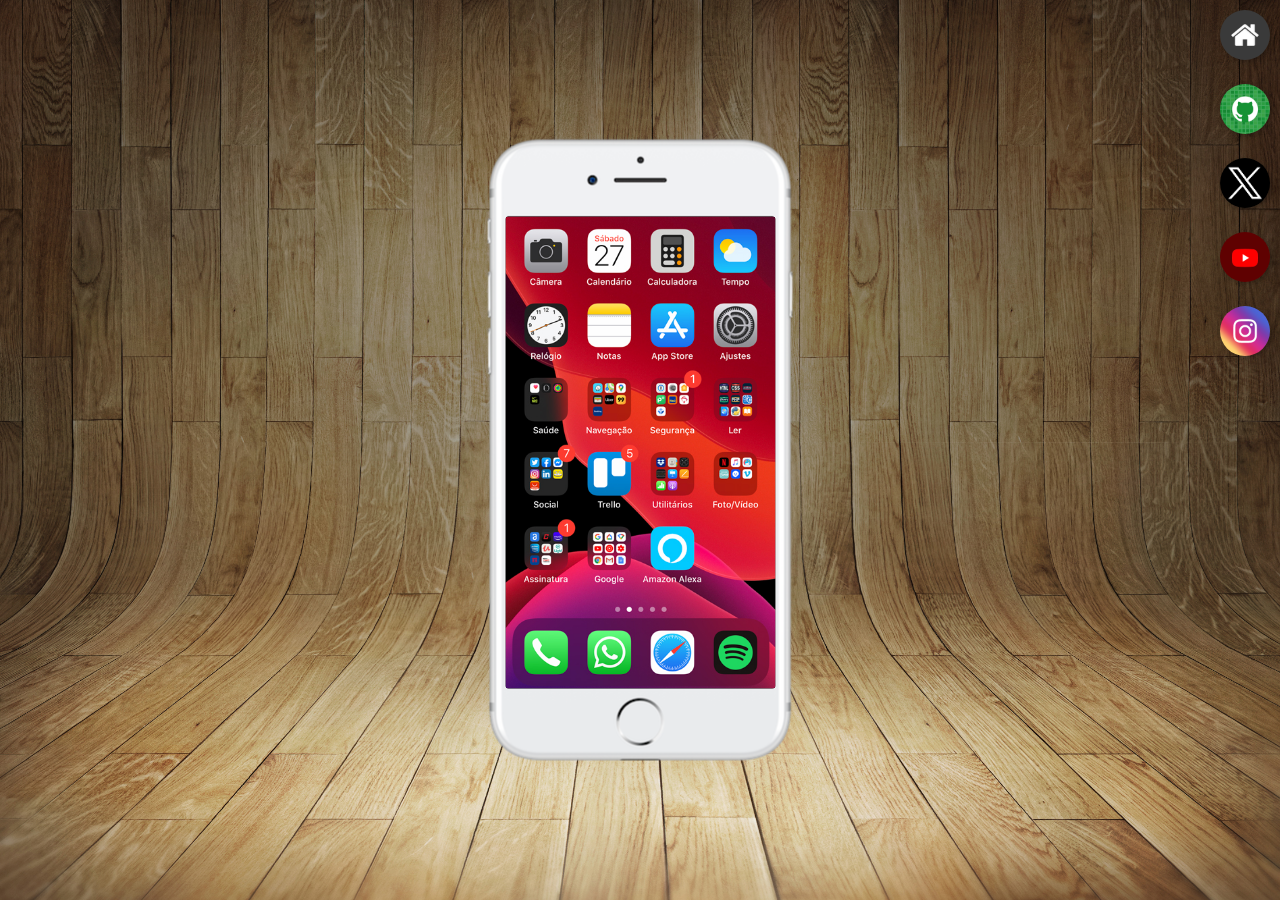
<file: index.html>
<!doctype html>
<html lang="pt-br">
  <head>
    <meta charset="UTF-8" />
    <meta name="viewport" content="width=device-width, initial-scale=1.0" />
    <title>Redes Sociais</title>
    <link rel="shortcut icon" href="favicon.ico" type="image/x-icon" />
    <link rel="stylesheet" href="estilos/style.css" />
  </head>
  <body>
    <main>
      <section id="telefone">
        <iframe src="home.html" frameborder="0" id="tela" name="tela"></iframe>
      </section>

      <section id="redes-sociais">
        <a href="home.html" target="tela"
          ><img src="imagens/logo-home.jpg" alt="Github"
        /></a>
        <br />
        <a href="github.html" target="tela"
          ><img src="imagens/logo-github.jpg" alt="Github"
        /></a>
        <br />
        <a href="x.html" target="tela"
          ><img src="imagens/twitter-x-logo.png" alt="x"
        /></a>
        <br />
        <a href="youtube.html" target="tela"
          ><img src="imagens/logo-youtube.jpg" alt="Youtube"
        /></a>
        <br />
        <a href="instagram.html" target="tela"
          ><img src="imagens/logo-instagram.jpg" alt="Instagram"
        /></a>
        <br />
      </section>
    </main>
  </body>
</html>
</file>
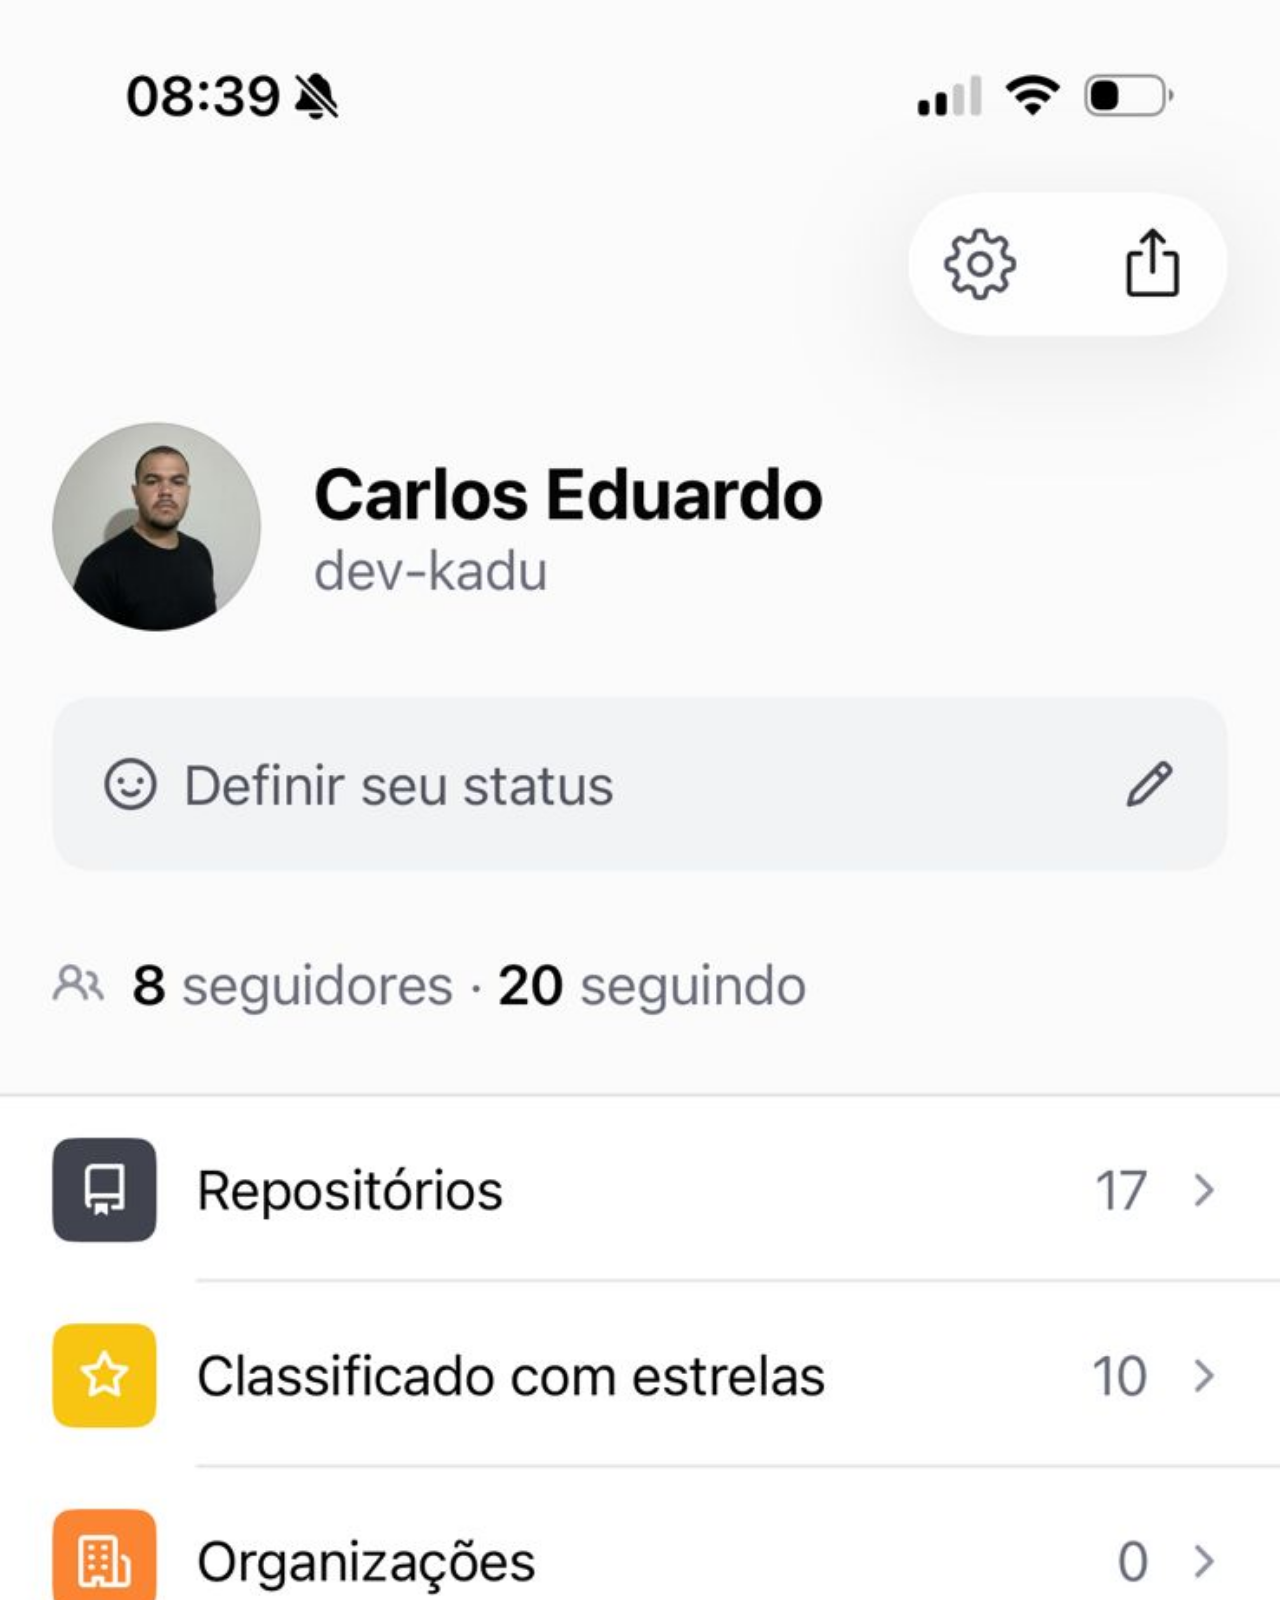
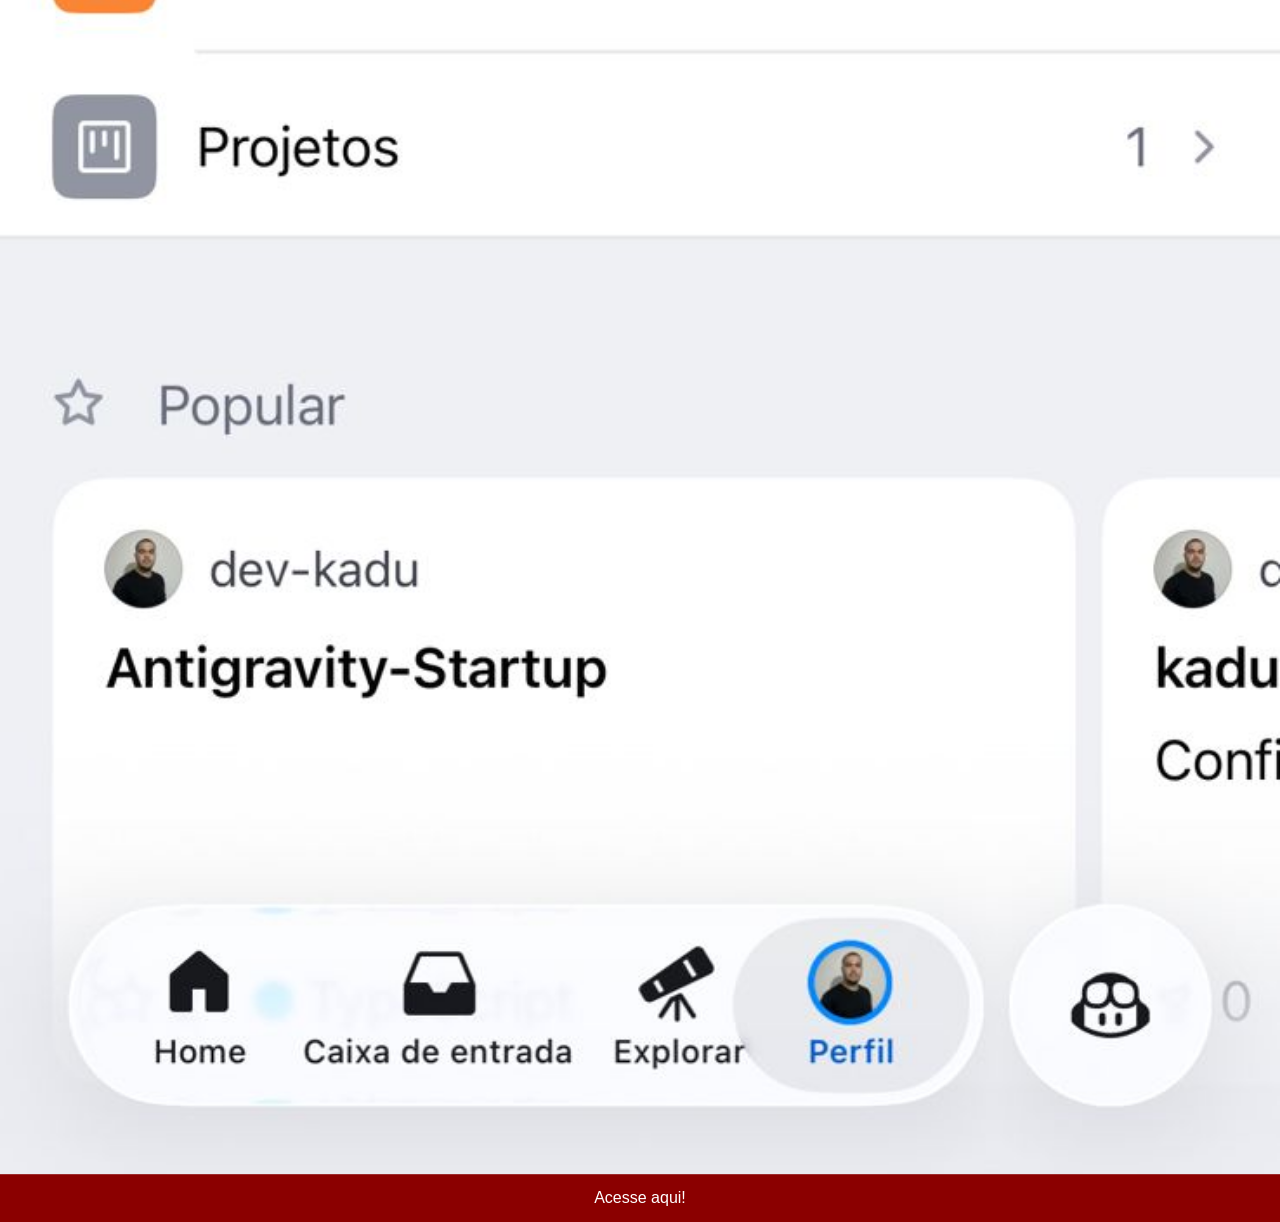
<file: github.html>
<!doctype html>
<html lang="ptbr">
  <head>
    <meta charset="UTF-8" />
    <meta name="viewport" content="width=device-width, initial-scale=1.0" />
    <link rel="stylesheet" href="estilos/social.css" />
    <title>Github</title>
  </head>
  <body>
    <img src="imagens/github-kadu.jpeg" alt="Github" />
    <a href="https://github.com/dev-kadu" target="_blank">Acesse aqui!</a>
  </body>
</html>
</file>
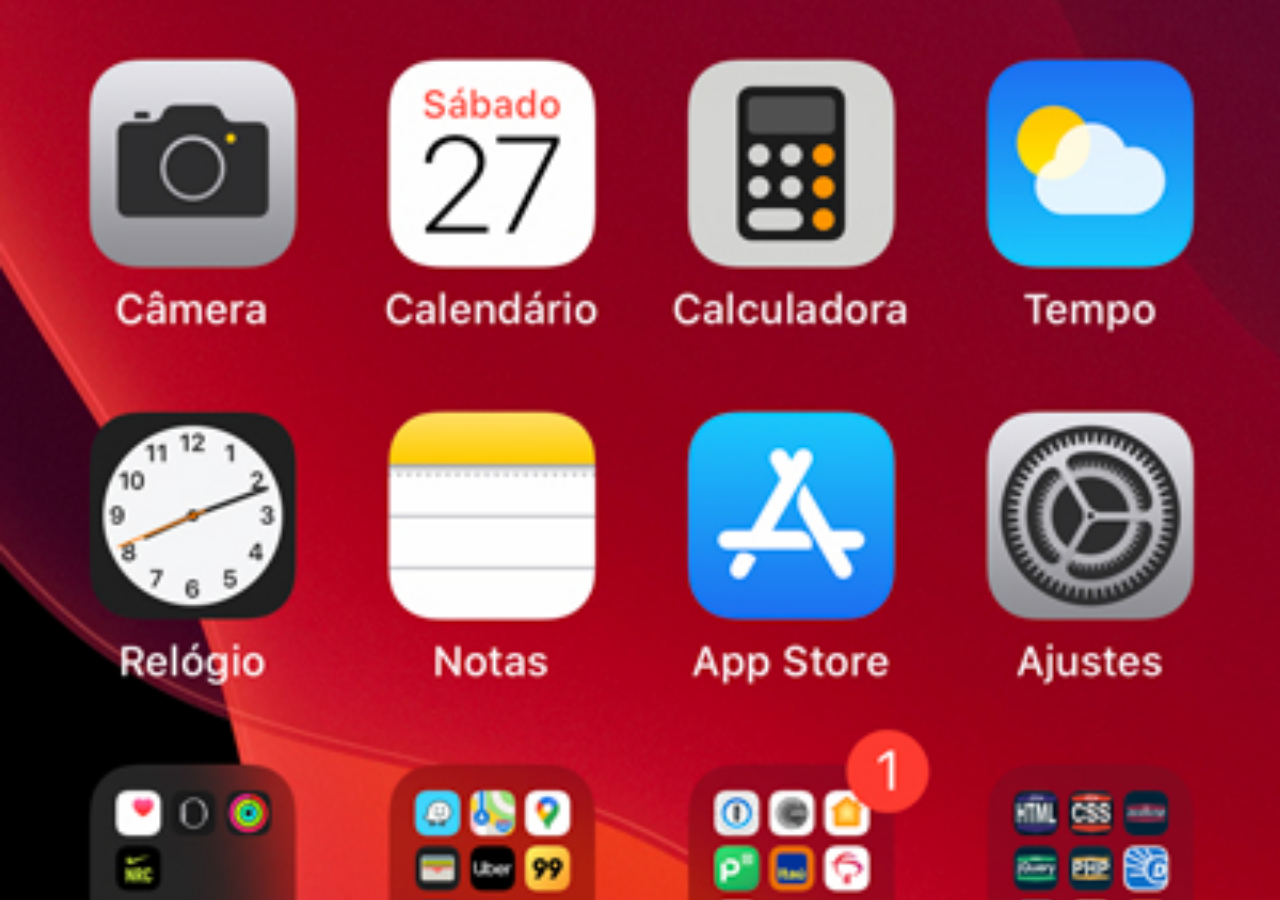
<file: home.html>
<!DOCTYPE html>
<html lang="pt-br">
<head>
    <meta charset="UTF-8">
    <meta name="viewport" content="width=device-width, initial-scale=1.0">
    <title>Home</title>
</head>
<style>
    * {
        margin: 0px;
        padding: 0px;
    }

    body {
        width: 100vw;
        height: 100vh;
        background: black url(imagens/tela-home.jpg) no-repeat top center;
        background-size: cover;
    }
</style>
<body>
    
</body>
</html>
</file>
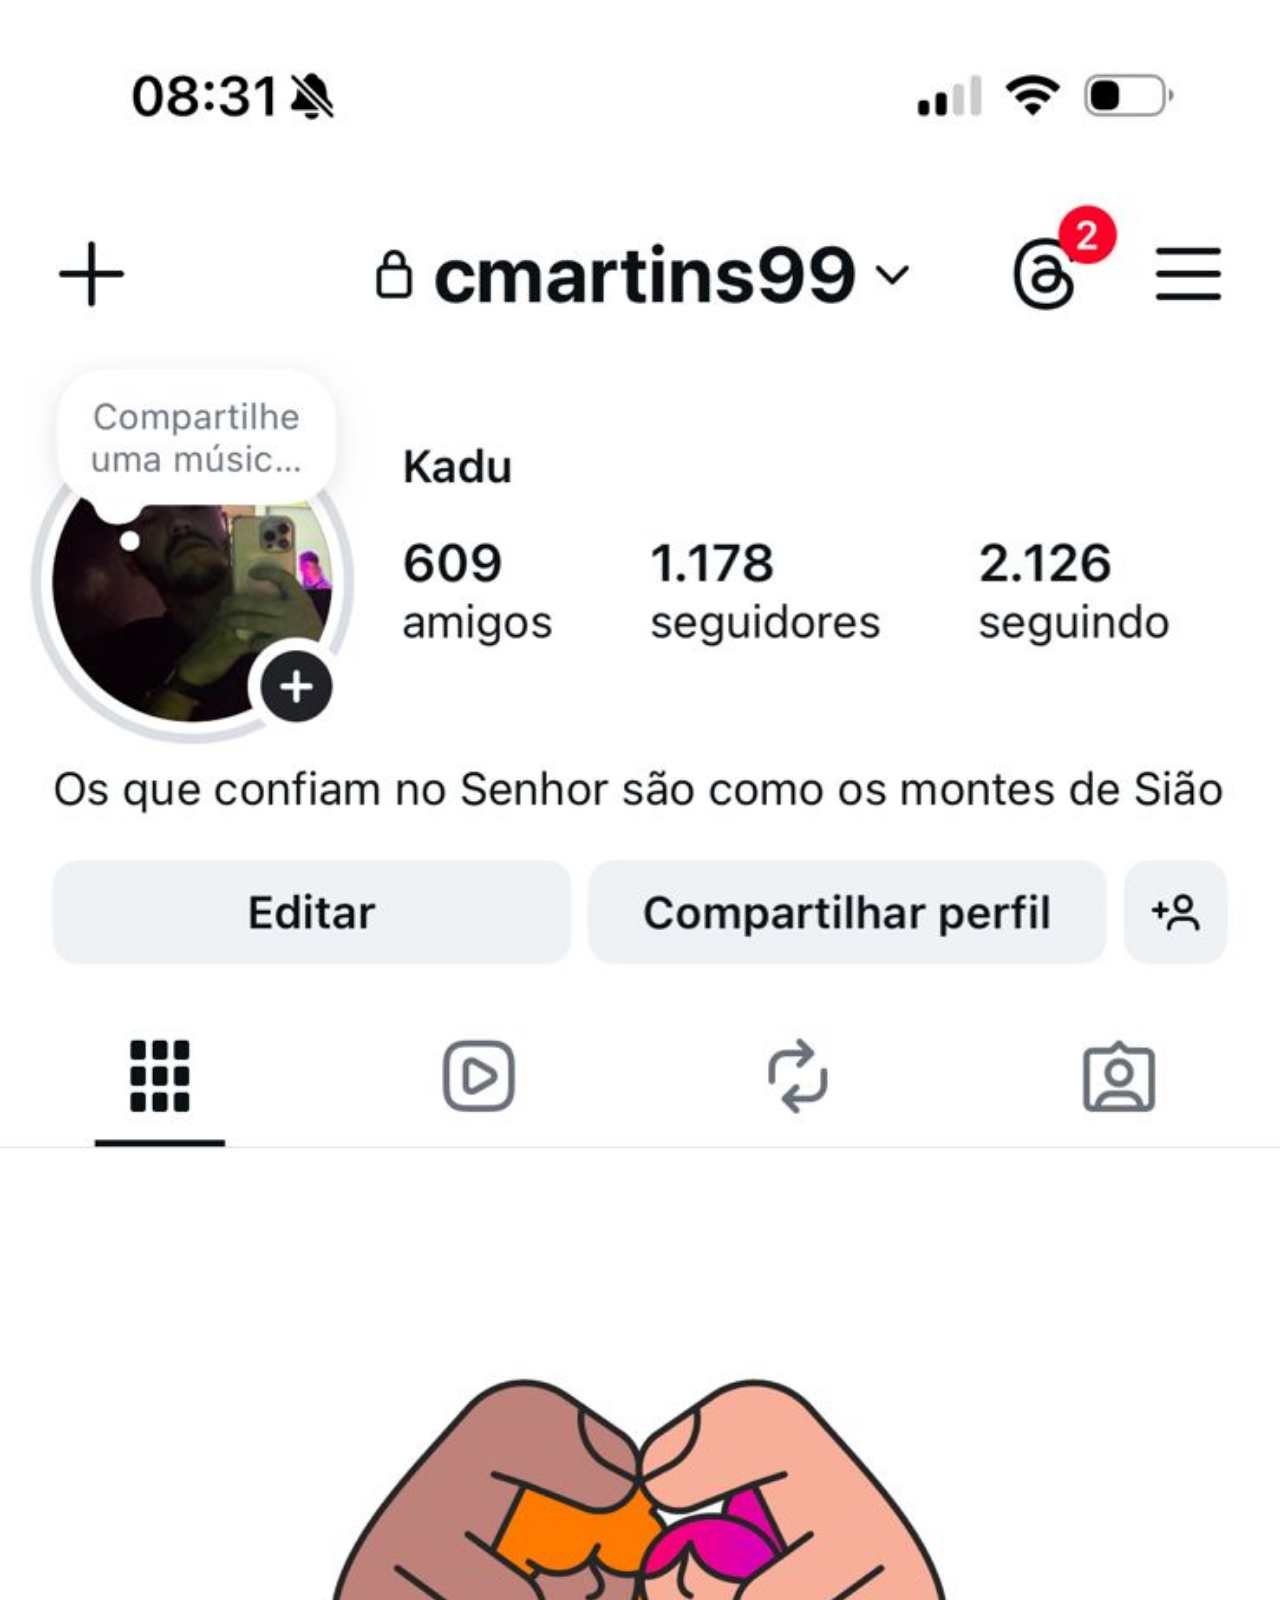
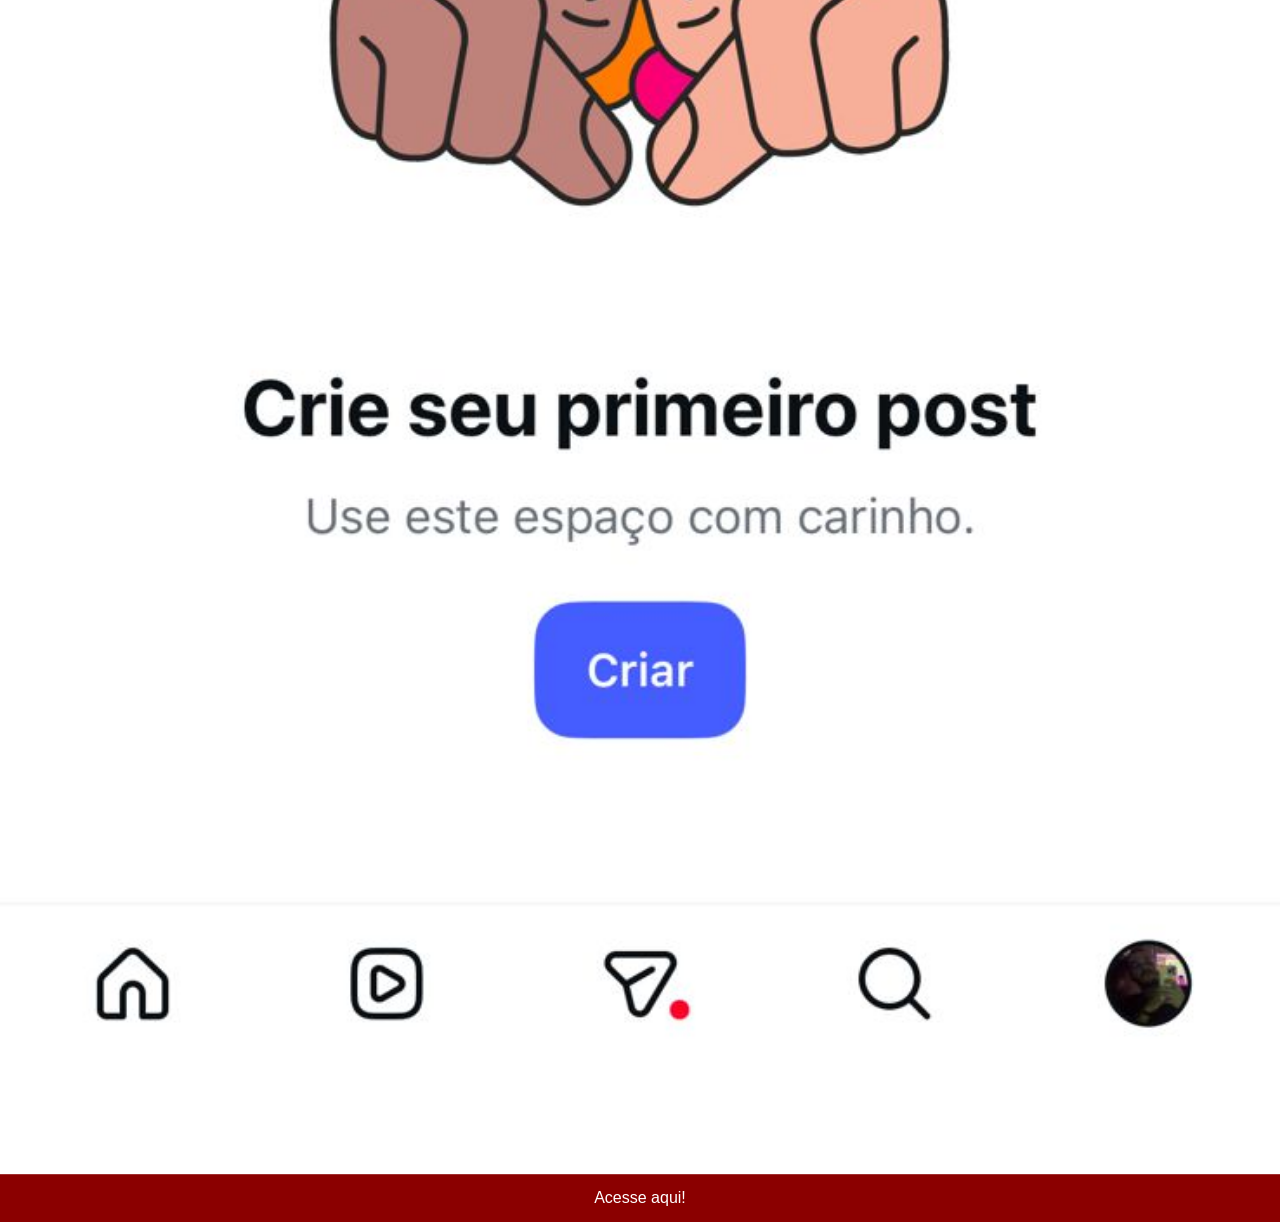
<file: instagram.html>
<!doctype html>
<html lang="ptbr">
  <head>
    <meta charset="UTF-8" />
    <meta name="viewport" content="width=device-width, initial-scale=1.0" />
    <link rel="stylesheet" href="estilos/social.css" />
    <title>Instagram</title>
  </head>
  <body>
    <img src="imagens/tela-insta-kadu.jpeg" alt="instagram" />
    <a
      href="https://www.instagram.com/cmartins99?igsh=MXJwMXM4NXd5c3h4aQ%3D%3D&utm_source=qr"
      target="_blank"
      >Acesse aqui!</a
    >
  </body>
</html>
</file>
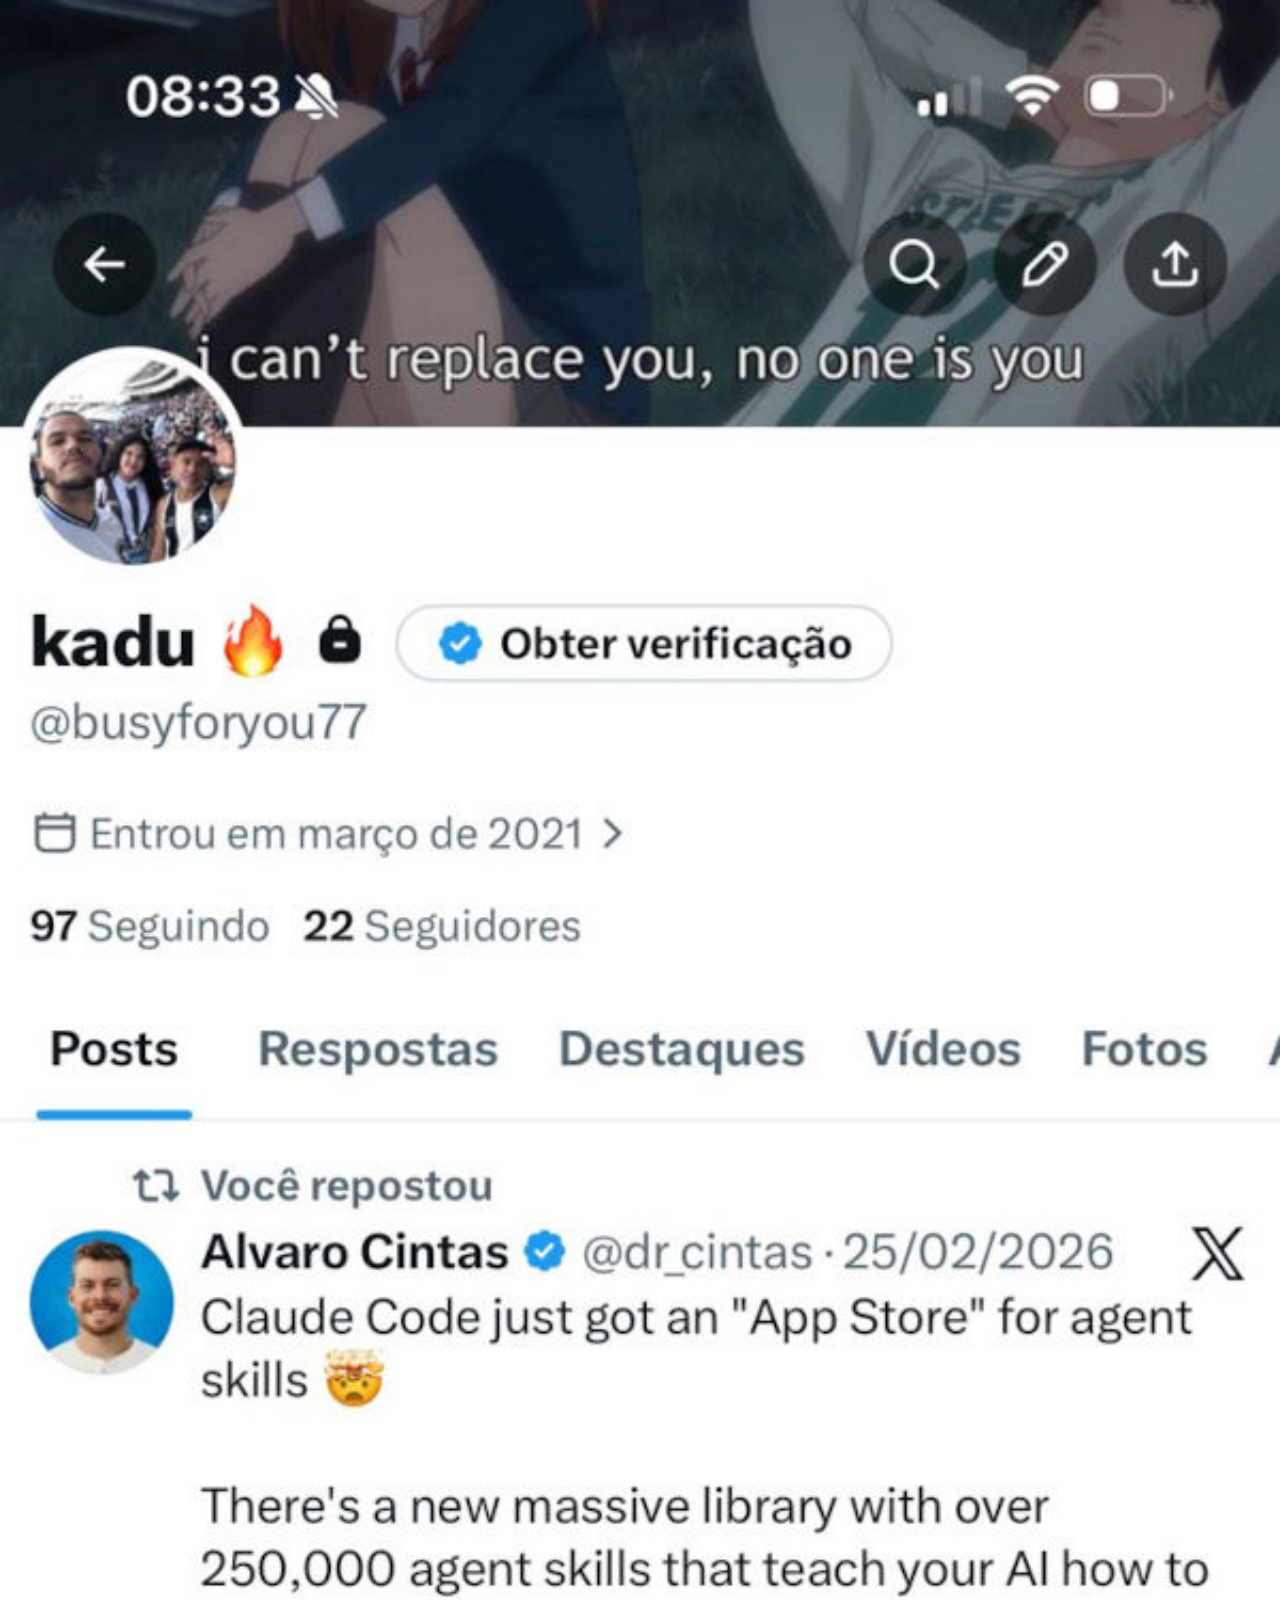
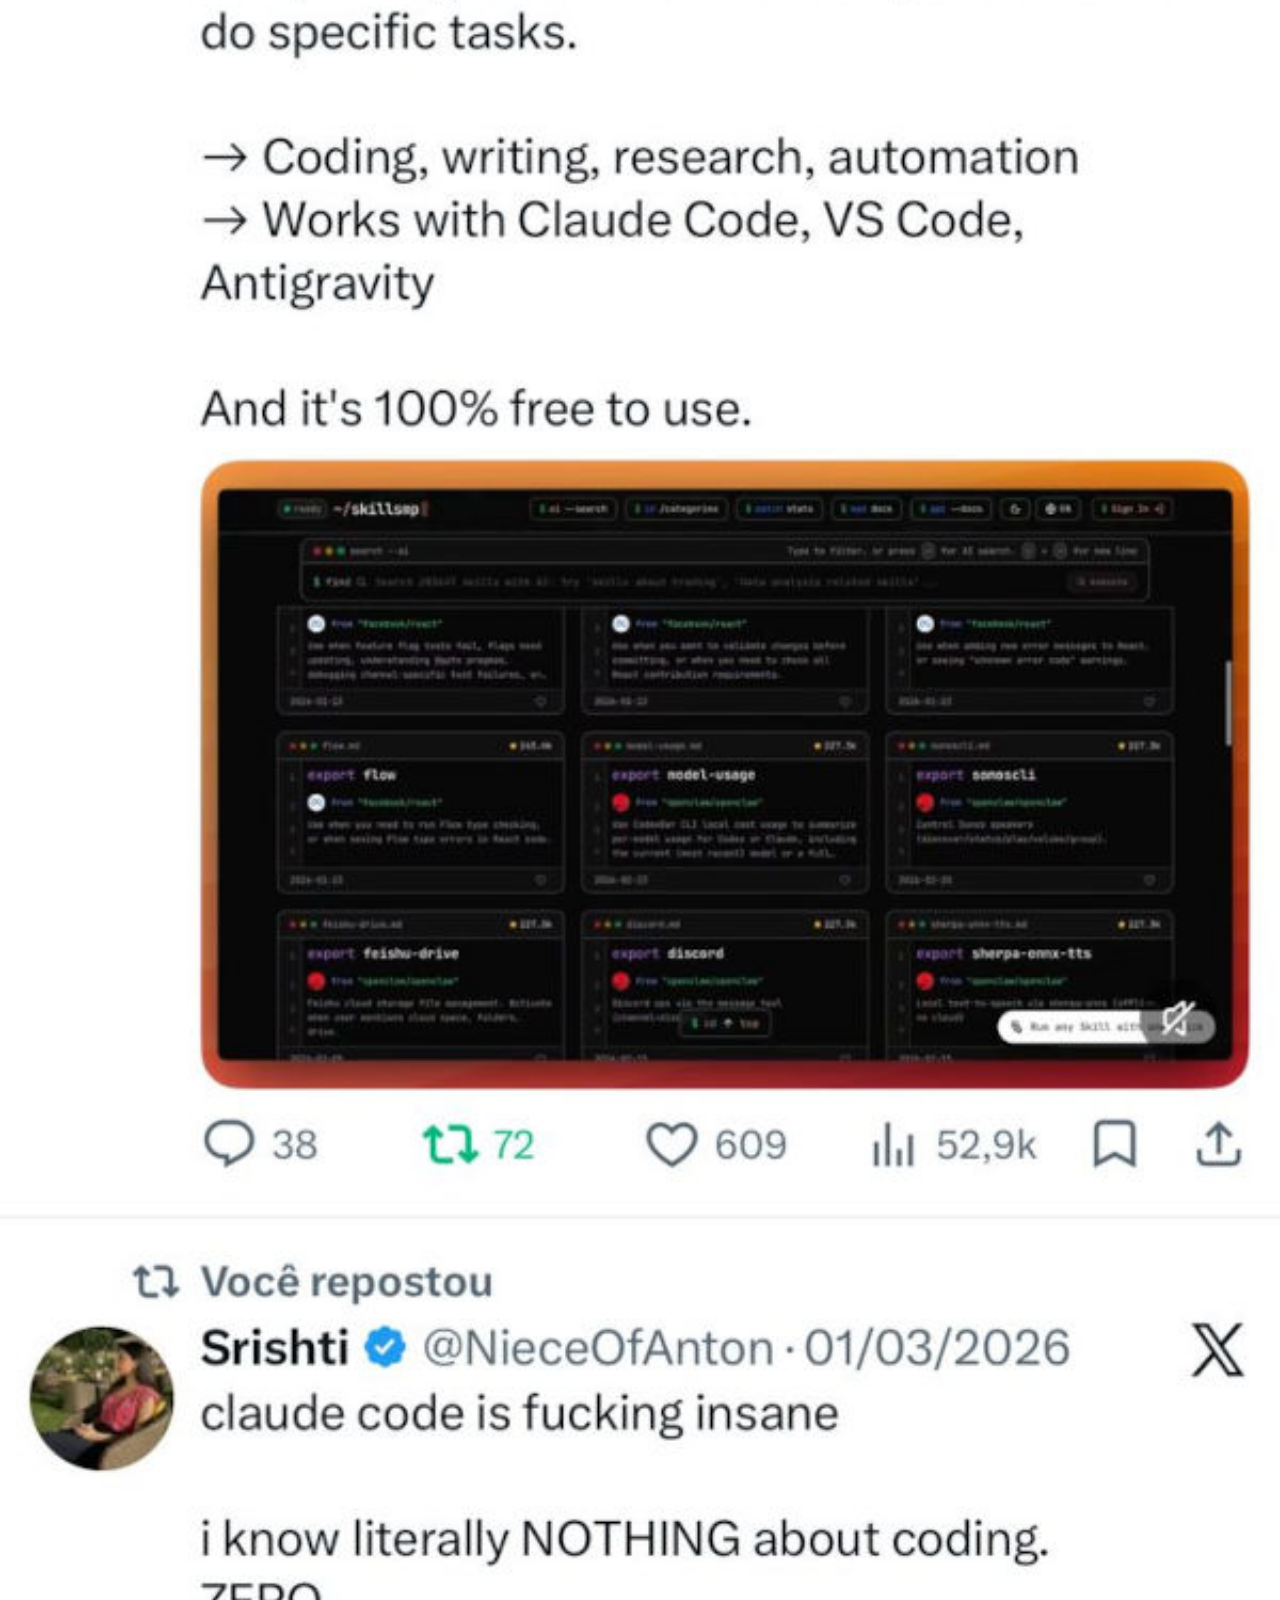
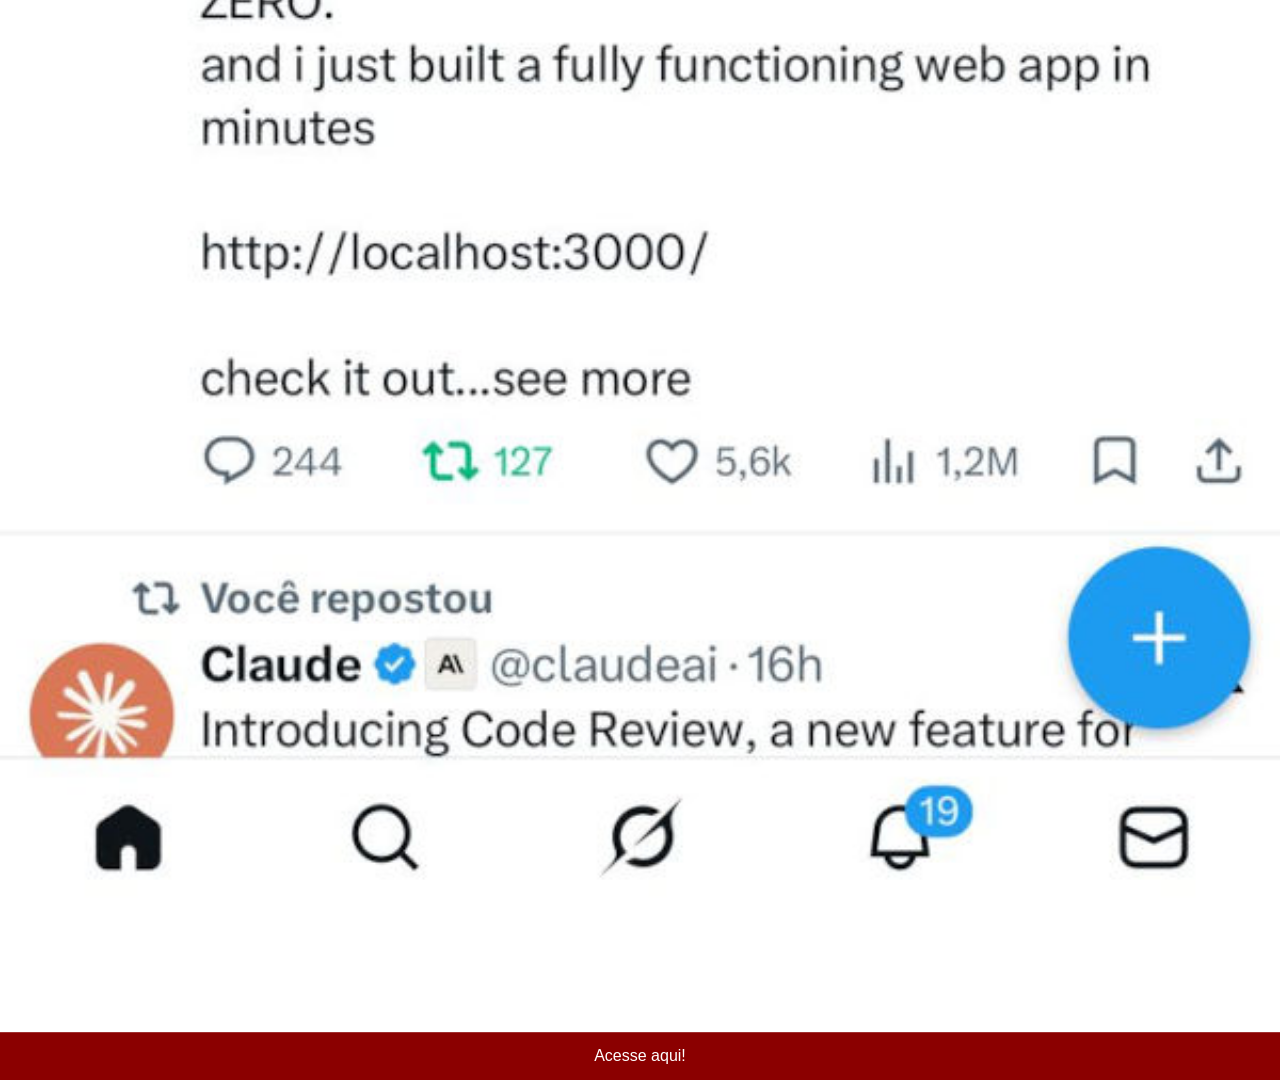
<file: x.html>
<!doctype html>
<html lang="ptbr">
  <head>
    <meta charset="UTF-8" />
    <meta name="viewport" content="width=device-width, initial-scale=1.0" />
    <link rel="stylesheet" href="estilos/social.css" />
    <title>X</title>
  </head>
  <body>
    <img src="imagens/telax.jpeg" alt="X" />
    <a href="https://x.com/busyforyou77?s=21" target="_blank">Acesse aqui!</a>
  </body>
</html>
</file>
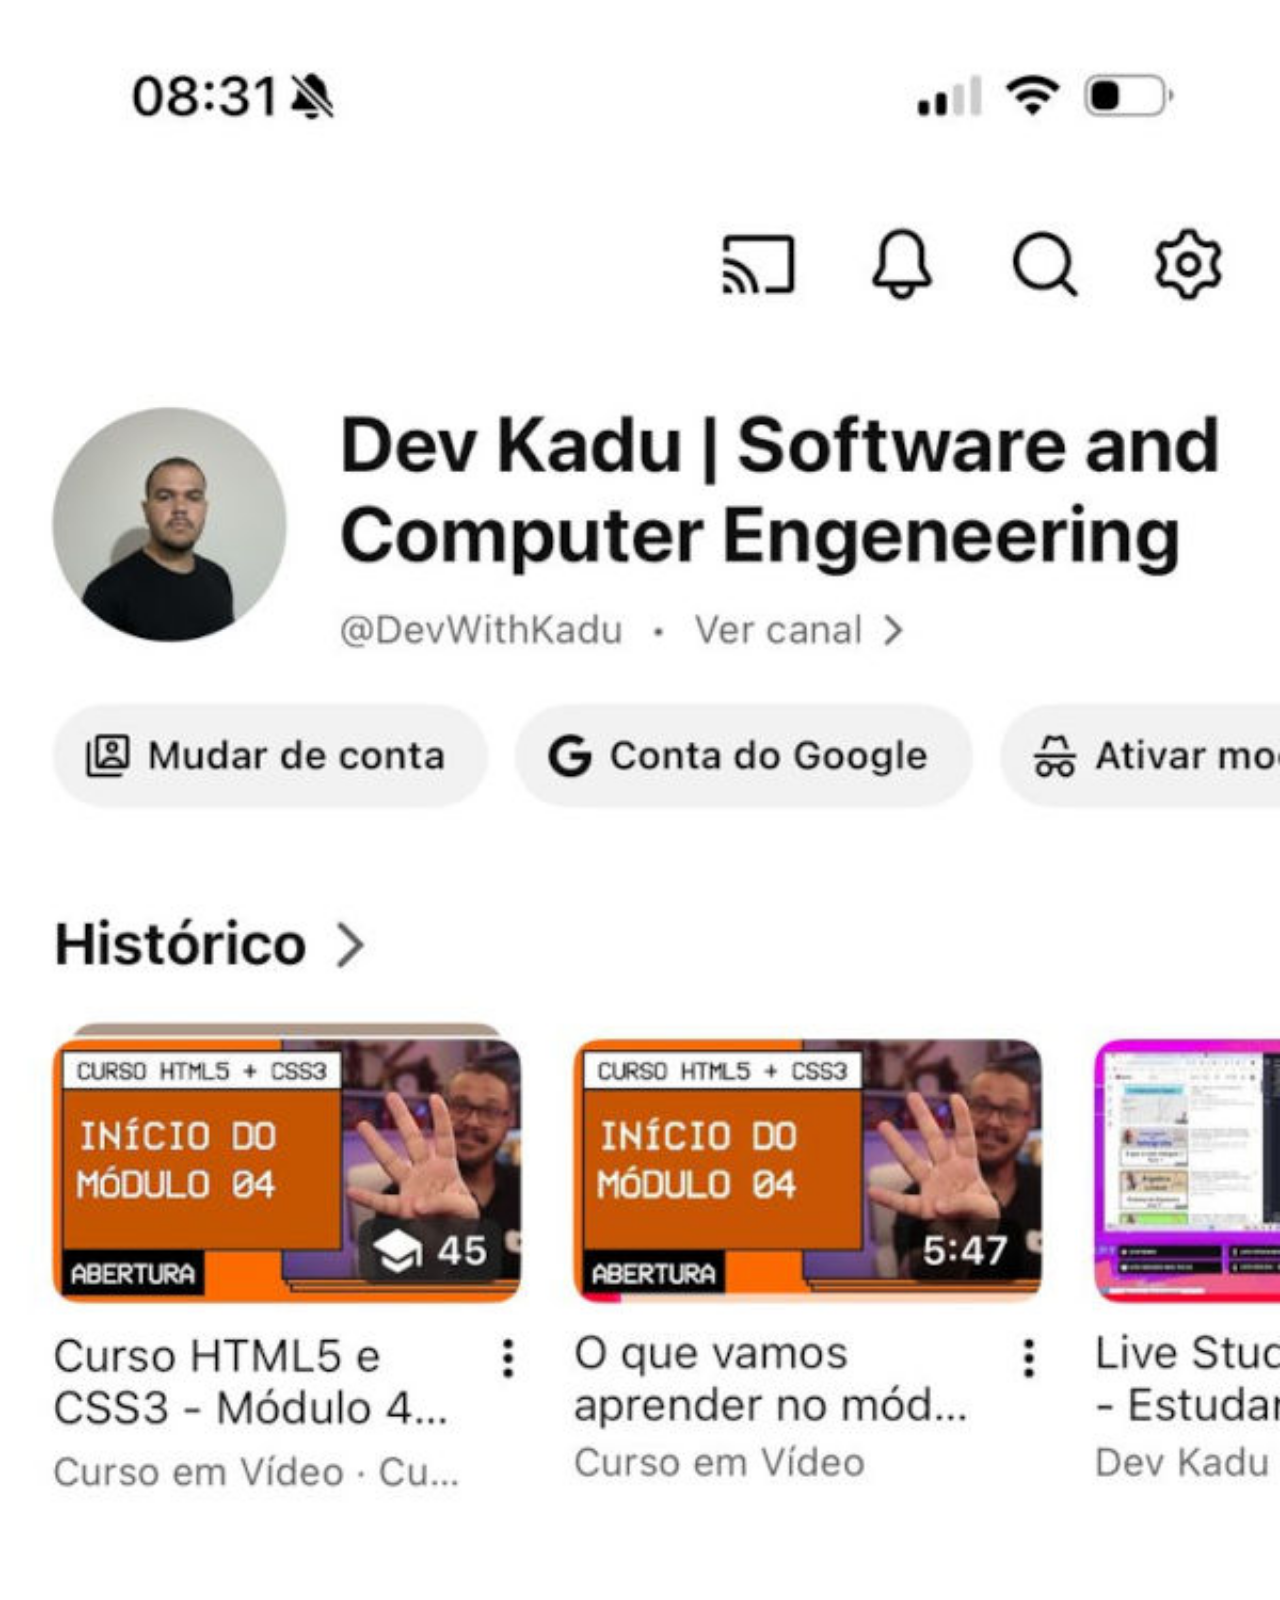
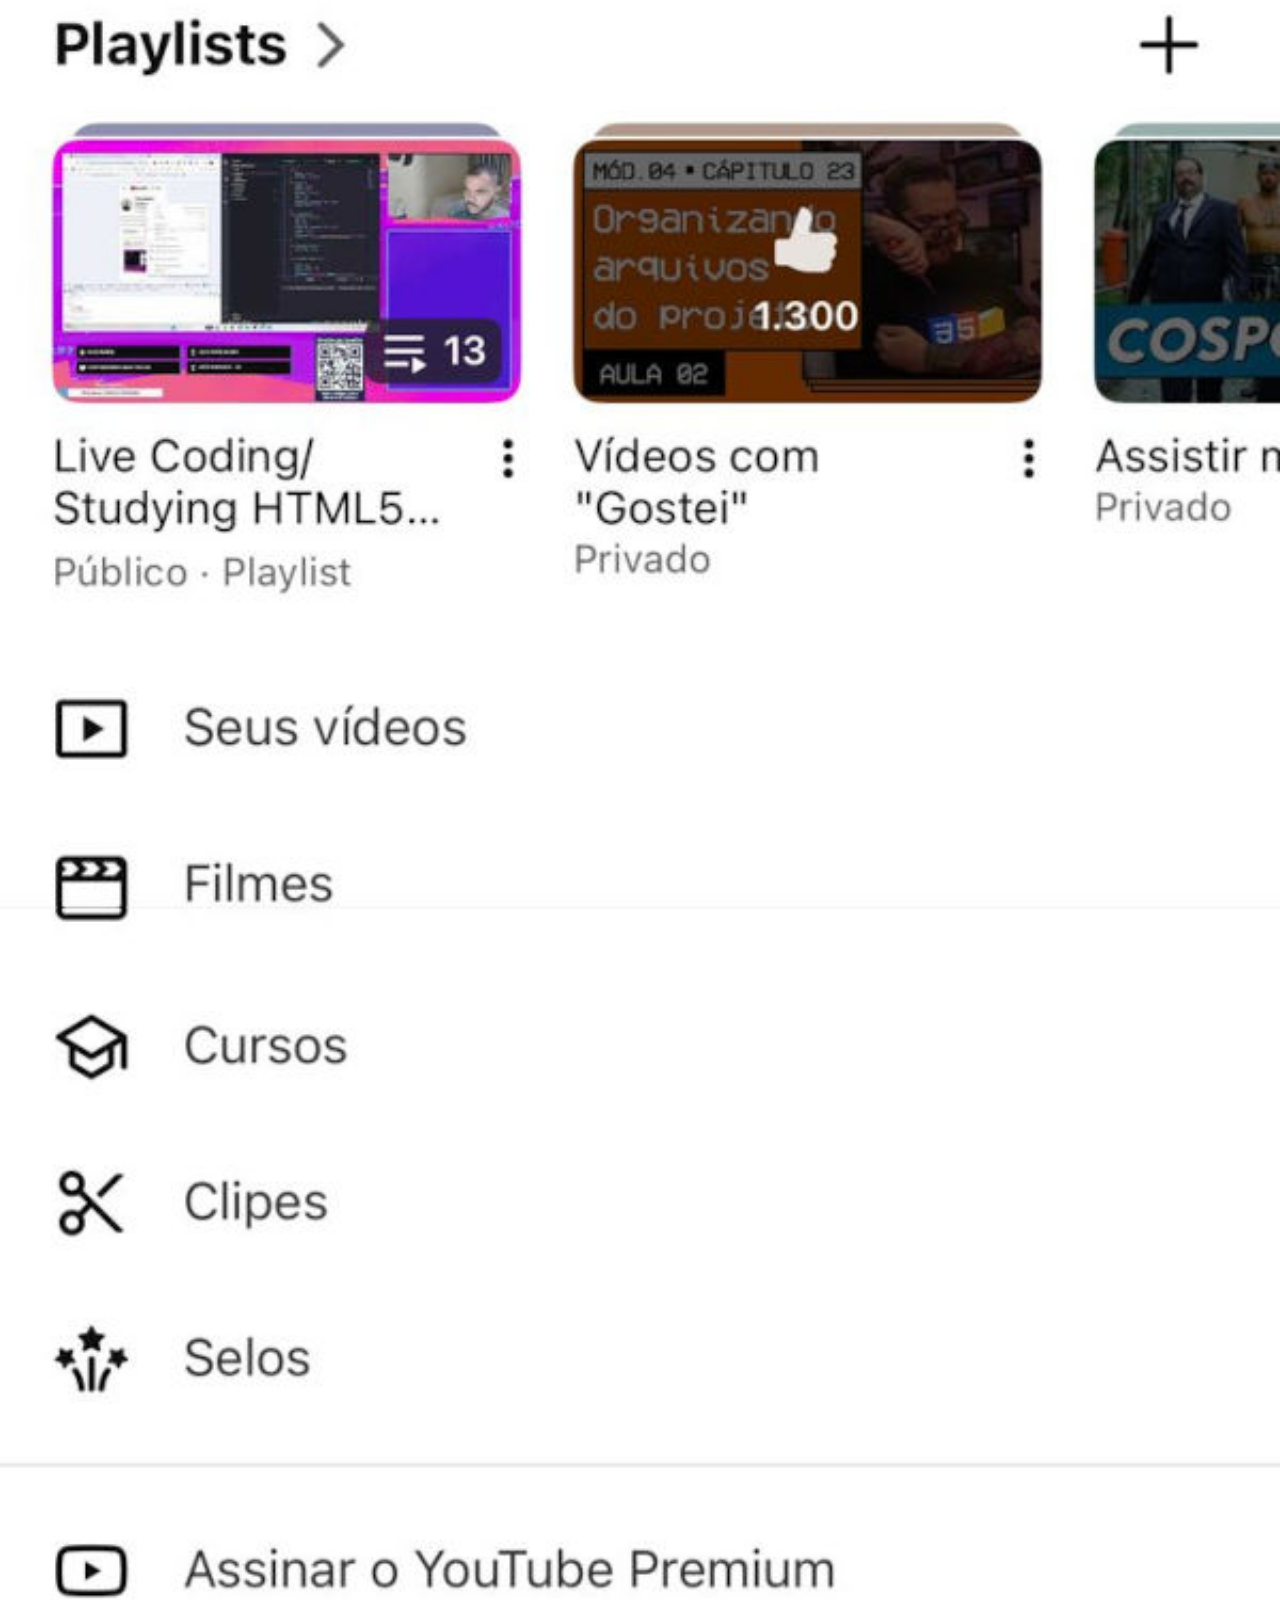
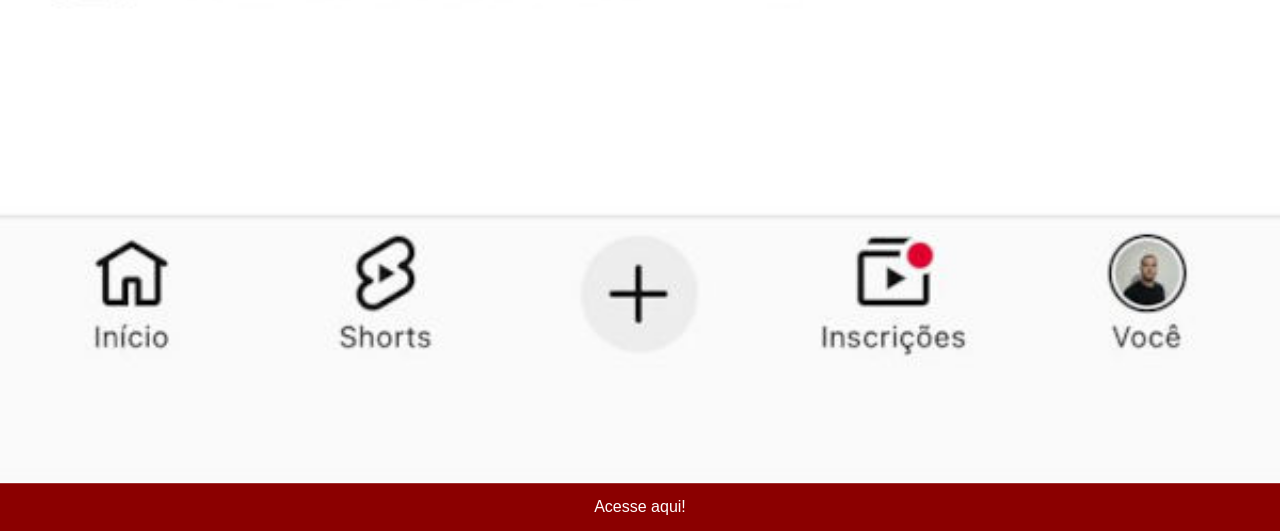
<file: youtube.html>
<!doctype html>
<html lang="ptbr">
  <head>
    <meta charset="UTF-8" />
    <meta name="viewport" content="width=device-width, initial-scale=1.0" />
    <link rel="stylesheet" href="estilos/social.css" />
    <title>Youtube</title>
  </head>
  <body>
    <img src="imagens/tela-youtube.jpg" alt="Youtube" />
    <a
      href="https://www.youtube.com/channel/UC8j7rSeCf5cMjQ644KO2Ffg"
      target="_blank"
      >Acesse aqui!</a
    >
  </body>
</html>
</file>
<file: estilos/style.css>
@charset "UTF-8";

* {
  font-family: Arial, Helvetica, sans-serif;
  margin: 0px;
}

html,
body {
  height: 100vh;
  width: 100vw;
  background-color: black;
}

body {
  background: url(../imagens/fundo-madeira.jpg) no-repeat top center;
  background-size: cover;
  background-attachment: fixed;
}

main {
  height: 100vh;
  width: 100vw;
  position: relative;
}
iframe#tela {
  height: 472px;
  width: 270px;
  position: absolute;
  top: 316px;
  left: 50%;
  transform: translate(-50%, -50%);
  border-radius: 3px;
}
section#telefone {
  position: absolute;
  top: 50%;
  left: 50%;
  transform: translate(-50%, -50%);
  height: 627px;
  width: 311px;
  background: url(../imagens/frame-iphone.png) no-repeat;
}

section#redes-sociais {
  text-align: right;
}

section#redes-sociais img {
  width: 50px;
  border-radius: 50%;
  margin: 10px;
  box-shadow: 2px 2px 5px rgba(0, 0, 0, 0.26);
  box-sizing: border-box;
}

section#redes-sociais img:hover {
  border: 2px solid rgba(255, 255, 255, 0.514);
  transform: translate(-3px, -3px);
  box-shadow: 5px 5px 10px rgba(0, 0, 0, 0.658);
  transition: transform 0.5s;
}
</file>
<file: estilos/social.css>
@charset "UTF-8";
* {
  padding: 0px;
  margin: 0px;
}
::-webkit-scrollbar {
  display: none;
  width: 0;
  height: 0;
}
body {
  height: 97vh;
}
img {
  width: 100vw;
  margin: 0px;
  padding: 0px;
}

a {
  font-family: Arial, Helvetica, sans-serif;
  background-color: darkred;
  color: white;
  text-align: center;
  text-decoration: none;
  display: block;
  padding: 15px;
  margin: 0px;
  transform: translate(0%, -10%);
}
a:hover {
  background-color: red;
}
</file>
